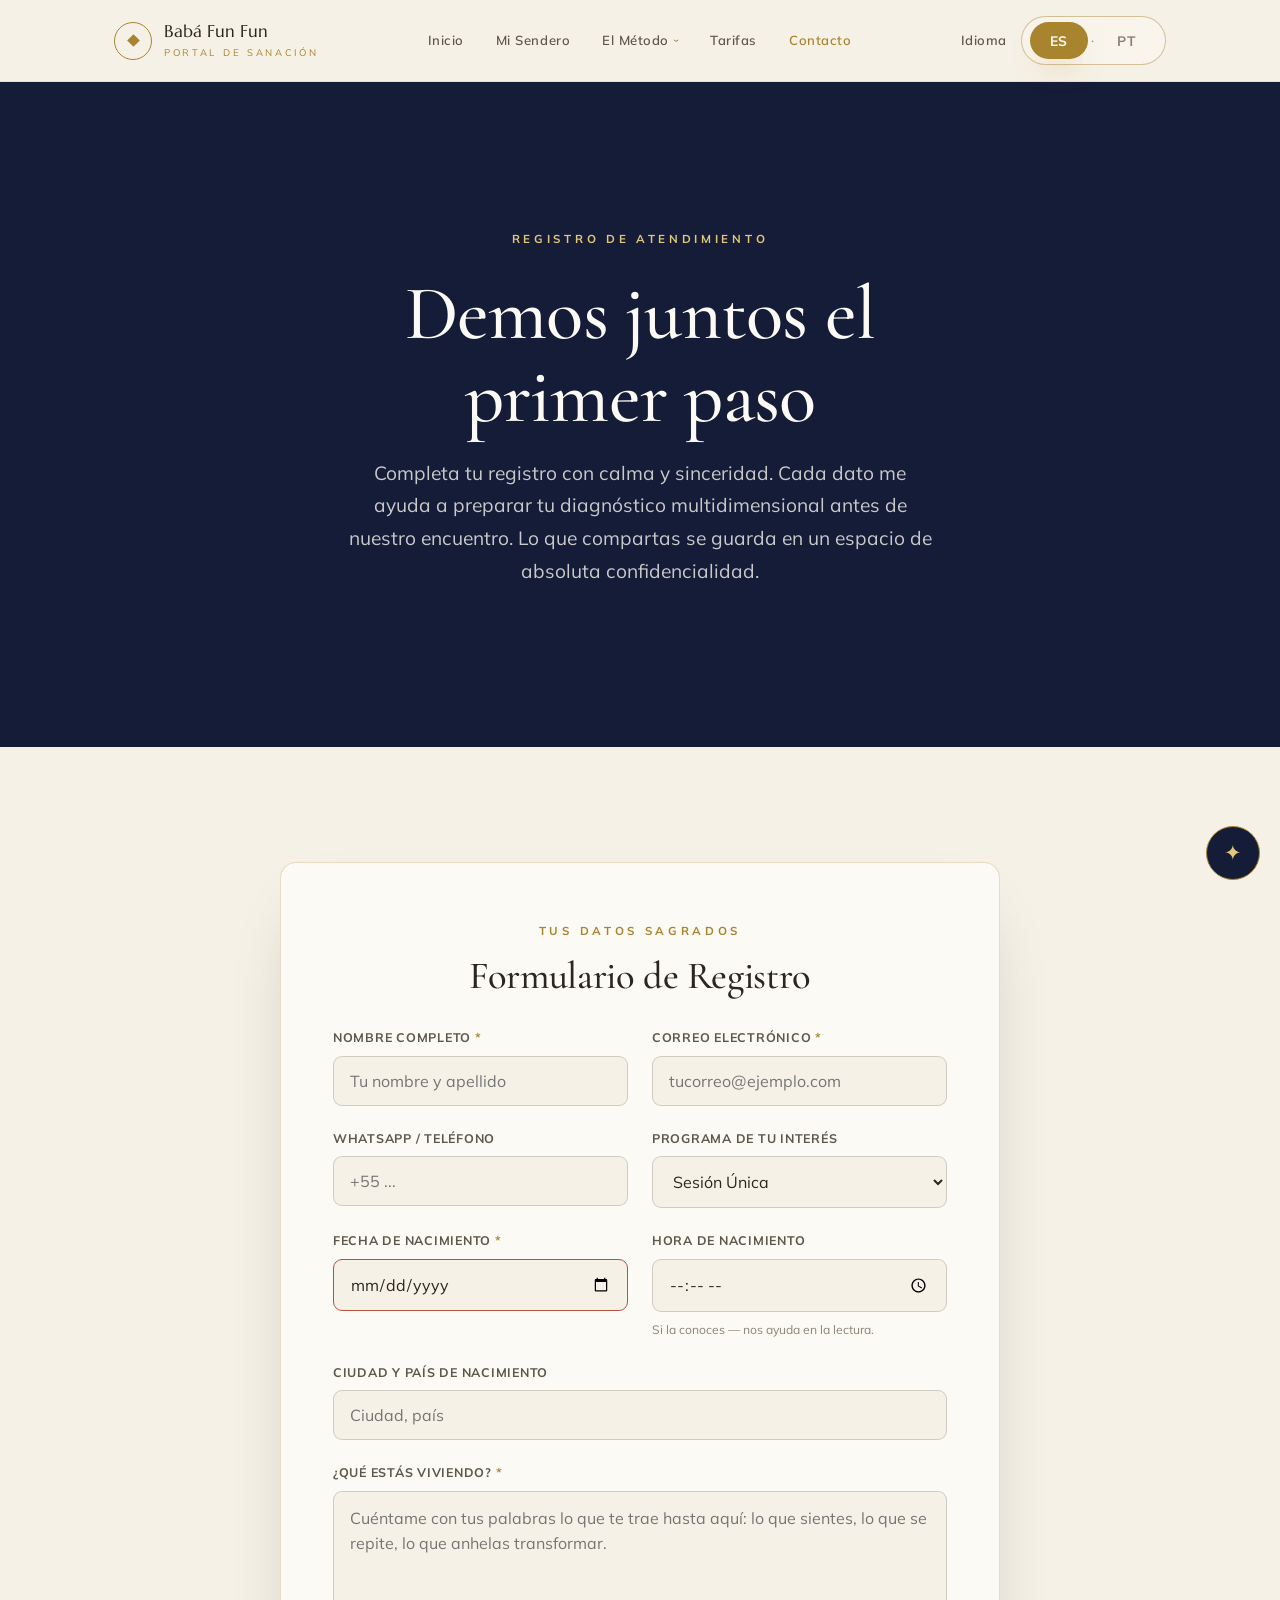
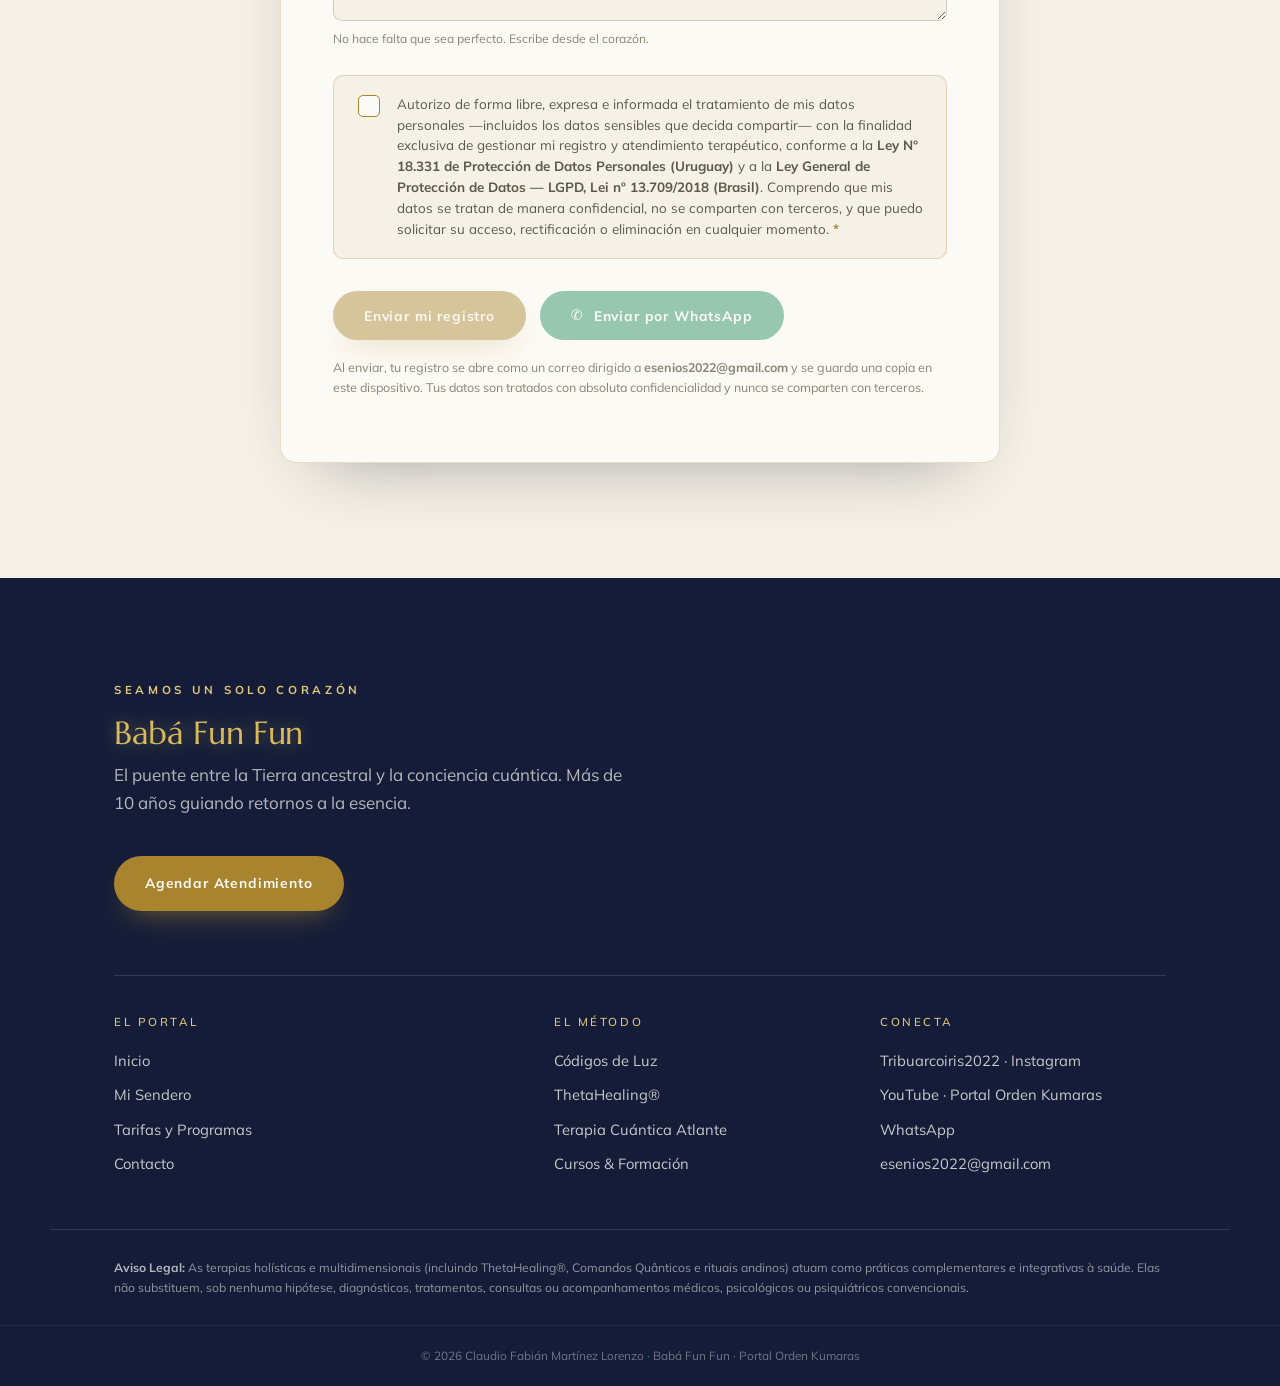
<file: agendar.html>
<!DOCTYPE html>
<html lang="es">
<head>
<meta charset="UTF-8">
<meta name="viewport" content="width=device-width, initial-scale=1.0">
<title>Agendar · Registro de Atendimiento · Babá Fun Fun</title>
<meta name="description" content="Completa tu registro para iniciar tu proceso de sanación multidimensional. Tu información llega directamente al facilitador.">
<link rel="preconnect" href="https://fonts.googleapis.com">
<link rel="preconnect" href="https://fonts.gstatic.com" crossorigin>
<link href="https://fonts.googleapis.com/css2?family=Cormorant+Garamond:ital,wght@0,400;0,500;0,600;1,400;1,500&family=Marcellus&family=Mulish:wght@400;500;600;700&display=swap" rel="stylesheet">
<link rel="stylesheet" href="assets/styles.css">
</head>
<body data-page="contacto">

<!-- ============================ PAGE HERO ============================ -->
<section class="page-hero section-dark" data-screen-label="Agendar · Hero">
  <div class="wrap reveal" style="max-width:760px;">
    <span class="eyebrow on-dark">Registro de Atendimiento</span>
    <h1 class="display" style="margin-top:22px;">Demos juntos el primer paso</h1>
    <p class="lead" style="margin-top:18px;">Completa tu registro con calma y sinceridad. Cada dato me ayuda a preparar tu diagnóstico multidimensional antes de nuestro encuentro. Lo que compartas se guarda en un espacio de absoluta confidencialidad.</p>
  </div>
</section>

<!-- ============================ FORMULARIO ============================ -->
<section data-screen-label="Formulario">
  <div class="wrap">

    <div class="form-shell" id="formShell">
      <div class="center" style="margin-bottom:30px;">
        <span class="eyebrow">Tus datos sagrados</span>
        <h2 class="display" style="margin-top:12px;font-size:clamp(1.6rem,3vw,2.4rem);">Formulario de Registro</h2>
      </div>

      <form id="registroForm" novalidate>
        <div class="form-grid">
          <div class="field">
            <label for="nombre">Nombre completo <span class="req">*</span></label>
            <input type="text" id="nombre" name="nombre" placeholder="Tu nombre y apellido" required>
          </div>
          <div class="field">
            <label for="email">Correo electrónico <span class="req">*</span></label>
            <input type="email" id="email" name="email" placeholder="tucorreo@ejemplo.com" required>
          </div>
          <div class="field">
            <label for="telefono">WhatsApp / Teléfono</label>
            <input type="tel" id="telefono" name="telefono" placeholder="+55 ...">
          </div>
          <div class="field">
            <label for="programa">Programa de tu interés</label>
            <select id="programa" name="programa">
              <option>Sesión Única</option>
              <option>Jornada de 8</option>
              <option>Renacimiento de 12</option>
              <option>Aún no lo sé · oriéntame</option>
            </select>
          </div>
          <div class="field">
            <label for="nacimiento">Fecha de nacimiento <span class="req">*</span></label>
            <input type="date" id="nacimiento" name="nacimiento" required>
          </div>
          <div class="field">
            <label for="hora">Hora de nacimiento</label>
            <input type="time" id="hora" name="hora">
            <span class="hint">Si la conoces — nos ayuda en la lectura.</span>
          </div>
          <div class="field full">
            <label for="lugar">Ciudad y país de nacimiento</label>
            <input type="text" id="lugar" name="lugar" placeholder="Ciudad, país">
          </div>
          <div class="field full">
            <label for="descripcion">¿Qué estás viviendo? <span class="req">*</span></label>
            <textarea id="descripcion" name="descripcion" placeholder="Cuéntame con tus palabras lo que te trae hasta aquí: lo que sientes, lo que se repite, lo que anhelas transformar." required></textarea>
            <span class="hint">No hace falta que sea perfecto. Escribe desde el corazón.</span>
          </div>

          <div class="consent">
            <input type="checkbox" id="consent" name="consent" required>
            <label for="consent">Autorizo de forma libre, expresa e informada el tratamiento de mis datos personales —incluidos los datos sensibles que decida compartir— con la finalidad exclusiva de gestionar mi registro y atendimiento terapéutico, conforme a la <strong>Ley N° 18.331 de Protección de Datos Personales (Uruguay)</strong> y a la <strong>Ley General de Protección de Datos — LGPD, Lei nº 13.709/2018 (Brasil)</strong>. Comprendo que mis datos se tratan de manera confidencial, no se comparten con terceros, y que puedo solicitar su acceso, rectificación o eliminación en cualquier momento. <span class="req">*</span></label>
          </div>
        </div>

        <div class="form-actions">
          <button type="submit" class="btn btn-primary is-disabled" id="submitBtn" aria-disabled="true">Enviar mi registro</button>
          <button type="button" class="btn btn-wa is-disabled" id="waBtn" aria-disabled="true">Enviar por WhatsApp</button>
        </div>
        <p class="form-privacy">Al enviar, tu registro se abre como un correo dirigido a <strong>esenios2022@gmail.com</strong> y se guarda una copia en este dispositivo. Tus datos son tratados con absoluta confidencialidad y nunca se comparten con terceros.</p>
      </form>
    </div>

    <!-- Confirmación -->
    <div class="form-shell form-done" id="formDone">
      <span class="diamond"></span>
      <h2 class="display" style="font-size:clamp(1.8rem,3.5vw,2.8rem);">Tu registro está en camino 🙏</h2>
      <p class="lead" style="margin:20px auto 0;max-width:48ch;">Gracias por tu confianza. Se abrió tu correo con todos los datos listos para enviar — solo confírmalo desde tu app de correo. Pronto me pondré en contacto contigo para coordinar tu sesión.</p>
      <div style="display:flex;gap:14px;flex-wrap:wrap;justify-content:center;margin-top:32px;">
        <a class="btn btn-primary" href="index.html">Volver al inicio</a>
      </div>
    </div>

  </div>
</section>

<script src="assets/site.js"></script>
<script>
(function () {
  /* ════════════════════════════════════════════════════════════════
     BASE DE DATOS · CONEXIÓN DEL FORMULARIO
     ----------------------------------------------------------------
     Elige UNA opción y completa sus datos. El formulario usa la
     (function () {
       // CONFIGURACIÓN DE SUPABASE
         const SUPABASE_URL = 'https://udtenqjlofjduuwffjja.supabase.co';
           const SUPABASE_KEY = 'sb_publishable_JpIAa1iXYAyOVMLBlpBp6w_D8BaSKer';
             const SUPABASE_TABLE = 'testimonios';

               // Datos del formulario que se enviarán a Supabase
                 async function guardarTestimonioEnSupabase(formData) {
                     try {
                           const response = await fetch(`${SUPABASE_URL}/rest/v1/${SUPABASE_TABLE}`, {
                                   method: 'POST',
                                           headers: {
                                                     'Content-Type': 'application/json',
                                                               'apikey': SUPABASE_KEY,
                                                                         'Authorization': `Bearer ${SUPABASE_KEY}`
                                                                                 },
                                                                                         body: JSON.stringify({
                                                                                                   nombre: formData.nombre,
                                                                                                             mensaje: formData.descripcion,
                                                                                                                       videoUrl: ''
                                                                                                                               })
                                                                                                                                     });
                                                                                                                                     
                                                                                                                                           if (response.ok) {
                                                                                                                                                   console.log('Testimonio guardado exitosamente en Supabase');
                                                                                                                                                           return true;
                                                                                                                                                                 } else {
                                                                                                                                                                         console.error('Error al guardar en Supabase:', response.statusText);
                                                                                                                                                                                 return false;
                                                                                                                                                                                       }
                                                                                                                                                                                           } catch (error) {
                                                                                                                                                                                                 console.error('Error conectando a Supabase:', error);
                                                                                                                                                                                                       return false;
                                                                                                                                                                                                           }
                                                                                                                                                                                                             }
                                                                                                                                                                                                             
                                                                                                                                                                                                               // Capturar el formulario
                                                                                                                                                                                                                 const form = document.getElementById('registroForm');
                                                                                                                                                                                                                   if (form) {
                                                                                                                                                                                                                       form.addEventListener('submit', async function(e) {
                                                                                                                                                                                                                             e.preventDefault();
                                                                                                                                                                                                                             
                                                                                                                                                                                                                                   const formData = {
                                                                                                                                                                                                                                           nombre: document.getElementById('nombre').value,
                                                                                                                                                                                                                                                   correo: document.getElementById('correo').value,
                                                                                                                                                                                                                                                           descripcion: document.getElementById('descripcion').value,
                                                                                                                                                                                                                                                                   telefono: document.getElementById('telefono').value || '',
                                                                                                                                                                                                                                                                           programa: document.getElementById('programa').value || '',
                                                                                                                                                                                                                                                                                   nacimiento: document.getElementById('nacimiento').value || '',
                                                                                                                                                                                                                                                                                           hora: document.getElementById('hora').value || '',
                                                                                                                                                                                                                                                                                                   lugar: document.getElementById('lugar').value || ''
                                                                                                                                                                                                                                                                                                         };
                                                                                                                                                                                                                                                                                                         
                                                                                                                                                                                                                                                                                                               // Guardar en Supabase
                                                                                                                                                                                                                                                                                                                     const guardadoEnBaseDatos = await guardarTestimonioEnSupabase(formData);
                                                                                                                                                                                                                                                                                                                     
                                                                                                                                                                                                                                                                                                                           if (guardadoEnBaseDatos) {
                                                                                                                                                                                                                                                                                                                                   // Mostrar mensaje de éxito
                                                                                                                                                                                                                                                                                                                                           document.getElementById('formShell').style.display = 'none';
                                                                                                                                                                                                                                                                                                                                                   document.getElementById('formDone').style.display = 'block';
                                                                                                                                                                                                                                                                                                                                                         }
                                                                                                                                                                                                                                                                                                                                                             });
                                                                                                                                                                                                                                                                                                                                                               }
                                                                                                                                                                                                                                                                                                                                                               })();
                                                                                                                                                                                                                                                                                                                                                               
     primera que esté configurada; si ninguna lo está, abre el correo.

     ── OPCIÓN A · SUPABASE (recomendada) ──────────────────────────
     1. Crea un proyecto gratis en https://supabase.com
     2. Crea una tabla (p.ej. "registros") con columnas de texto:
        nombre, email, telefono, programa, nacimiento, hora,
        lugar, descripcion, creado_en
     3. En Project Settings → API copia la URL y la "anon public key".
     4. Crea una policy de INSERT para el rol anon (RLS).
     5. Pega los tres valores aquí:
     ── OPCIÓN B · WEBHOOK (Make.com / Google Sheets / Zapier) ──────
     1. Crea un escenario con un webhook que reciba JSON.
     2. Pega la URL del webhook en WEBHOOK_URL.
     ── OPCIÓN C · FORMSPREE ───────────────────────────────────────
     1. Crea un form en https://formspree.io y pega su código.
     ════════════════════════════════════════════════════════════════ */
  const SUPABASE_URL   = "";   // p.ej. "https://xxxx.supabase.co"
  const SUPABASE_KEY   = "";   // anon public key
  const SUPABASE_TABLE = "registros";
  const WEBHOOK_URL    = "";   // Make.com / Google Apps Script / Zapier
  const FORM_ENDPOINT  = "";   // código de Formspree (sin la URL)

  const MAIL = "esenios2022@gmail.com";
  const WA_NUMBER = "59893422022";
  const form = document.getElementById("registroForm");
  const shell = document.getElementById("formShell");
  const done = document.getElementById("formDone");
  const consent = document.getElementById("consent");
  const submitBtn = document.getElementById("submitBtn");
  const waBtn = document.getElementById("waBtn");

  // Los botones de envío solo se habilitan con el consentimiento marcado.
  function syncGate() {
    [submitBtn, waBtn].forEach(b => {
      b.classList.toggle("is-disabled", !consent.checked);
      b.setAttribute("aria-disabled", String(!consent.checked));
    });
  }
  consent.addEventListener("change", syncGate);
  syncGate();

  // Botón de WhatsApp: abre un chat con el facilitador, con el registro ya escrito.
  waBtn.addEventListener("click", function () {
    if (!valid()) return;
    const d = gather();
    saveLocal(d);
    const msg = "\u2728 Nuevo registro desde la web\n\n" + buildText(d);
    window.open("https://wa.me/" + WA_NUMBER + "?text=" + encodeURIComponent(msg), "_blank");
    showDone();
  });

  // Pre-seleccionar programa desde el query (?programa=...)
  const params = new URLSearchParams(location.search);
  const pre = params.get("programa");
  if (pre) {
    const sel = document.getElementById("programa");
    [...sel.options].forEach(o => { if (o.value === pre) sel.value = pre; });
  }

  // Sanitización básica: quita < > para prevenir inyección de HTML/scripts
  // y recorta longitudes razonables.
  function clean(v, max) {
    return String(v == null ? "" : v).replace(/[<>]/g, "").trim().slice(0, max || 500);
  }

  function gather() {
    return {
      nombre: clean(nombre.value, 120),
      email: clean(email.value, 160),
      telefono: clean(telefono.value, 40),
      programa: clean(programa.value, 80),
      nacimiento: clean(nacimiento.value, 20),
      hora: clean(hora.value, 12),
      lugar: clean(lugar.value, 120),
      descripcion: clean(descripcion.value, 2000),
      creado_en: new Date().toISOString()
    };
  }

  function buildText(d) {
    return [
      "NUEVO REGISTRO DE ATENDIMIENTO",
      "—————————————————————",
      "Nombre: " + d.nombre,
      "Correo: " + d.email,
      "WhatsApp/Tel: " + (d.telefono || "—"),
      "Interés / Programa: " + d.programa,
      "Fecha de nacimiento: " + (d.nacimiento || "—"),
      "Hora de nacimiento: " + (d.hora || "—"),
      "Lugar de nacimiento: " + (d.lugar || "—"),
      "",
      "¿Qué está viviendo?",
      d.descripcion
    ].join("\n");
  }

  function saveLocal(d) {
    try {
      const key = "bff-registros";
      const arr = JSON.parse(localStorage.getItem(key) || "[]");
      arr.push(d);
      localStorage.setItem(key, JSON.stringify(arr));
    } catch (e) {}
  }

  function valid() {
    const required = ["nombre", "email", "descripcion"];
    let ok = true;
    required.forEach(id => {
      const el = document.getElementById(id);
      if (!el.value.trim()) { el.style.borderColor = "#b4543f"; ok = false; }
      else { el.style.borderColor = ""; }
    });
    if (email.value && !/^[^@\s]+@[^@\s]+\.[^@\s]+$/.test(email.value)) { email.style.borderColor = "#b4543f"; ok = false; }
    if (!consent.checked) { ok = false; }
    return ok;
  }

  function showDone() {
    shell.classList.add("hide");
    done.classList.add("show");
    window.scrollTo({ top: 0, behavior: "smooth" });
  }

  function mailFallback(d) {
    window.location.href = "mailto:" + MAIL +
      "?subject=" + encodeURIComponent("Registro de Atendimiento — " + d.nombre) +
      "&body=" + encodeURIComponent(buildText(d));
    showDone();
  }

  // Envía a la base de datos configurada. Devuelve una Promise.
  function sendToBackend(d) {
    if (SUPABASE_URL && SUPABASE_KEY) {
      return fetch(SUPABASE_URL.replace(/\/$/, "") + "/rest/v1/" + SUPABASE_TABLE, {
        method: "POST",
        headers: {
          "Content-Type": "application/json",
          "apikey": SUPABASE_KEY,
          "Authorization": "Bearer " + SUPABASE_KEY,
          "Prefer": "return=minimal"
        },
        body: JSON.stringify(d)
      }).then(r => { if (!r.ok) throw new Error("supabase"); });
    }
    if (WEBHOOK_URL) {
      return fetch(WEBHOOK_URL, {
        method: "POST",
        headers: { "Content-Type": "application/json" },
        body: JSON.stringify(d)
      }).then(r => { if (!r.ok) throw new Error("webhook"); });
    }
    if (FORM_ENDPOINT) {
      const fd = new FormData();
      Object.entries(d).forEach(([k, v]) => fd.append(k, v));
      return fetch("https://formspree.io/f/" + FORM_ENDPOINT, {
        method: "POST", headers: { "Accept": "application/json" }, body: fd
      }).then(r => { if (!r.ok) throw new Error("formspree"); });
    }
    return null; // ninguna base configurada
  }

  form.addEventListener("submit", function (e) {
    e.preventDefault();
    if (!valid()) return;
    const d = gather();
    saveLocal(d);

    const req = sendToBackend(d);
    if (!req) { mailFallback(d); return; }

    submitBtn.classList.add("is-disabled");
    submitBtn.textContent = "Enviando…";
    req
      .then(() => showDone())
      .catch(() => mailFallback(d))
      .finally(() => {
        submitBtn.classList.remove("is-disabled");
        submitBtn.textContent = "Enviar mi registro";
      });
  });
})();
</script>
<style id="__om-edit-overrides"></style>
</body>
</html>
</file>
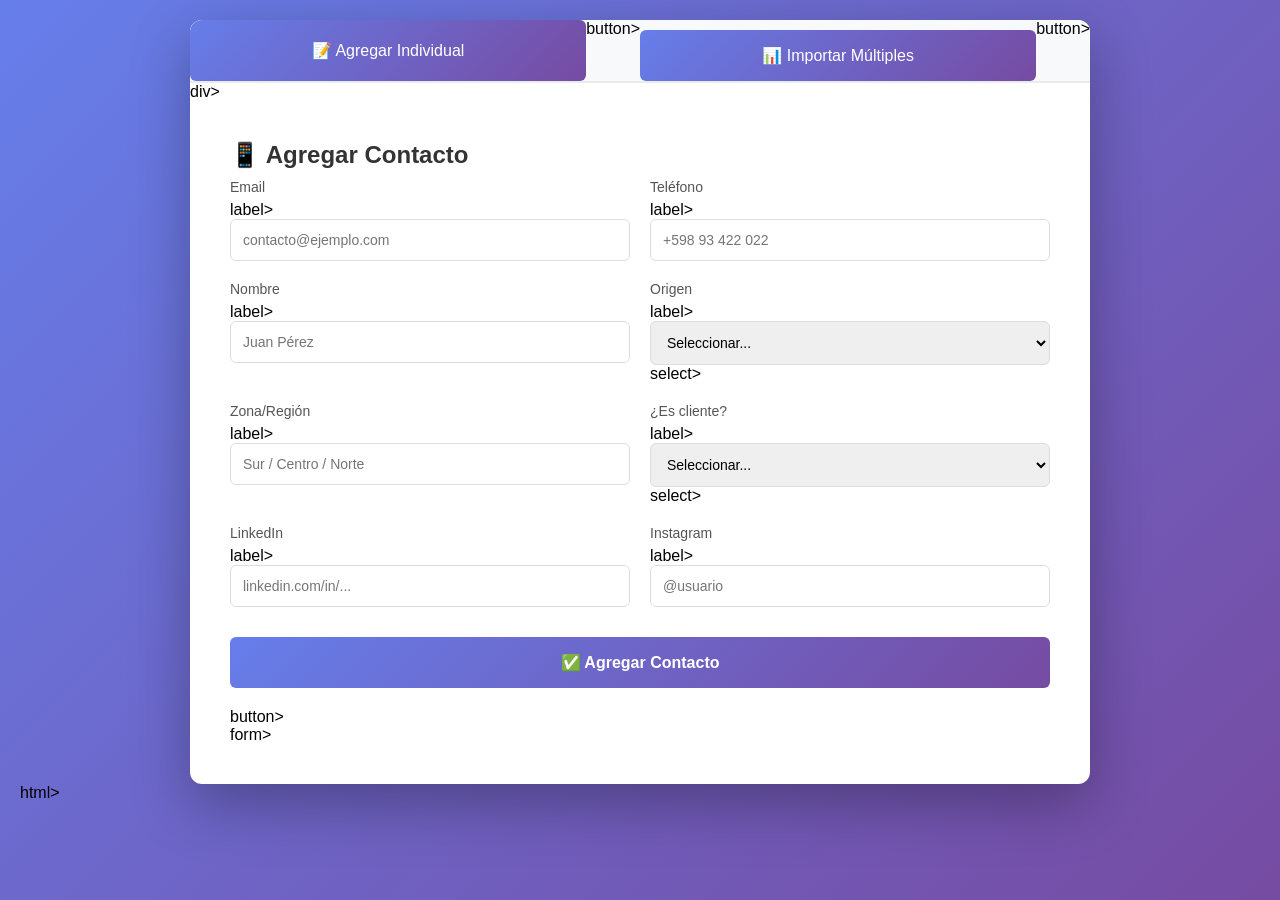
<file: agregar-contactos.html>
<!DOCTYPE html>
<html lang="es">
  <head>
        <meta charset="UTF-8">
        <meta name="viewport" content="width=device-width, initial-scale=1.0">
        <title>Agregar Contactos - Babá Fun Fun</title>
      <style>
                * { margin: 0; padding: 0; box-sizing: border-box; }
                body {
                              font-family: 'Segoe UI', Tahoma, Geneva, Verdana, sans-serif;
                              background: linear-gradient(135deg, #667eea 0%, #764ba2 100%);
                              min-height: 100vh; padding: 20px;
                }
                .container {
                              max-width: 900px; margin: 0 auto; background: white;
                              border-radius: 12px; box-shadow: 0 20px 60px rgba(0, 0, 0, 0.3); overflow: hidden;
                }
                .tabs { display: flex; background: #f8f9fa; border-bottom: 2px solid #e9ecef; }
                .tab-btn {
                              flex: 1; padding: 16px; border: none; background: transparent; cursor: pointer;
                              font-size: 16px; font-weight: 500; color: #666; transition: all 0.3s ease;
                              display: flex; align-items: center; justify-content: center; gap: 8px;
                }
                .tab-btn:hover { background: #e9ecef; color: #333; }
                .tab-btn.active { background: linear-gradient(135deg, #667eea 0%, #764ba2 100%); color: white; }
                .tab-content { display: none; padding: 40px; min-height: 500px; }
                .tab-content.active { display: block; animation: fadeIn 0.3s ease; }
                @keyframes fadeIn { from { opacity: 0; } to { opacity: 1; } }
                form { display: flex; flex-direction: column; gap: 20px; }
                h2 { color: #333; margin-bottom: 10px; font-size: 24px; }
                .form-group { display: grid; grid-template-columns: 1fr 1fr; gap: 20px; }
                .form-group.full { grid-column: 1 / -1; }
                label { display: block; margin-bottom: 6px; color: #555; font-weight: 500; font-size: 14px; }
                input[type="email"], input[type="tel"], input[type="text"], select, textarea {
                              width: 100%; padding: 12px; border: 1px solid #ddd; border-radius: 6px;
                              font-family: inherit; font-size: 14px; transition: all 0.3s ease;
                }
                input:focus, select:focus, textarea:focus {
                              outline: none; border-color: #667eea; box-shadow: 0 0 0 3px rgba(102, 126, 234, 0.1);
                }
                textarea { resize: vertical; min-height: 200px; font-family: 'Courier New', monospace; font-size: 13px; }
                button {
                              padding: 14px 24px; border: none; border-radius: 6px; font-size: 16px;
                              font-weight: 600; cursor: pointer; transition: all 0.3s ease;
                }
                button[type="submit"], button[onclick*="import"] {
                              background: linear-gradient(135deg, #667eea 0%, #764ba2 100%); color: white;
                              width: 100%; padding: 16px; margin-top: 10px;
                }
                button[type="submit"]:hover, button[onclick*="import"]:hover {
                              transform: translateY(-2px); box-shadow: 0 10px 20px rgba(102, 126, 234, 0.3);
                }
                .message { padding: 12px 16px; border-radius: 6px; margin-top: 16px; display: none; font-weight: 500; }
                .message.success { background: #d4edda; color: #155724; border: 1px solid #c3e6cb; display: block; }
                .message.error { background: #f8d7da; color: #721c24; border: 1px solid #f5c6cb; display: block; }
                .contacts-list { display: none; }
                .contacts-list.active { display: block; }
                table { width: 100%; border-collapse: collapse; margin-top: 20px; }
                th, td { padding: 12px; text-align: left; border-bottom: 1px solid #ddd; }
                th { background: #f8f9fa; font-weight: 600; color: #333; }
                tr:hover { background: #f8f9fa; }
                .help-text { font-size: 13px; color: #999; margin-top: 4px; }
            </style>
  </head>
  <body>
        <div class="container">
                  <div class="tabs">
                                <button class="tab-btn active" onclick="showTab('form')">📝 Agregar Individual</button>button>
                                <button class="tab-btn" onclick="showTab('import')">📊 Importar Múltiples</button>button>
                  </div>div>
                  <div id="form" class="tab-content active">
                                <h2>📱 Agregar Contacto</h2>
                              <form id="contactForm">
                                              <div class="form-group">
                                                                  <div><label for="email">Email</label>label>
                                                                                      <input type="email" id="email" placeholder="contacto@ejemplo.com"></div>
                                                                  <div><label for="phone">Teléfono</label>label>
                                                                                      <input type="tel" id="phone" placeholder="+598 93 422 022"></div>
                                              </div>
                                  <div class="form-group">
                                                        <div><label for="nombre">Nombre</label>label>
                                                                              <input type="text" id="nombre" placeholder="Juan Pérez"></div>
                                                        <div><label for="origen">Origen</label>label>
                                                                              <select id="origen">
                                                                                                        <option value="">Seleccionar...</option>option>
                                                                                                        <option value="Terapeuta">Terapeuta</option>option>
                                                                                                        <option value="Movimiento Rainbow">Movimiento Rainbow</option>option>
                                                                                                        <option value="Viaje">Viaje</option>option>
                                                                                                        <option value="Grupo">Grupo</option>option>
                                                                                                        <option value="Amigo">Amigo/a</option>option>
                                                                                                        <option value="Otro">Otro</option>option>
                                                                                </select>select></div>
                                  </div>
                                                <div class="form-group">
                                                                      <div><label for="zona">Zona/Región</label>label>
                                                                                            <input type="text" id="zona" placeholder="Sur / Centro / Norte"></div>
                                                                      <div><label for="esCliente">¿Es cliente?</label>label>
                                                                                            <select id="esCliente">
                                                                                                                      <option value="">Seleccionar...</option>option>
                                                                                                                      <option value="Sí">Sí</option>option>
                                                                                                                      <option value="No">No</option>option>
                                                                                              </select>select></div>
                                                </div>
                                                <div class="form-group">
                                                                      <div><label for="linkedin">LinkedIn</label>label>
                                                                                            <input type="text" id="linkedin" placeholder="linkedin.com/in/..."></div>
                                                                      <div><label for="instagram">Instagram</label>label>
                                                                                            <input type="text" id="instagram" placeholder="@usuario"></div>
                                                </div>
                                                <button type="submit">✅ Agregar Contacto</button>button>
                              </form>form>
                                <div id="formMessage" class="message"></div>
                  </div>
                  <div id="import" class="tab-content">
                                <h2>📊 Importar Múltiples Contactos</h2>
                              <p>Pega los contactos en este formato (copiar desde Excel):</p>
                              <p class="help-text">email | teléfono | nombre | origen | zona | esCliente | linkedin | instagram</p>
                              <textarea id="importData" placeholder="email@ejemplo.com | +598 93 422 022 | Juan | Terapeuta | Sur | Sí | linkedin.com/in/juan | @juan"></textarea>
                              <button onclick="importContacts()">📥 Importar Contactos</button>button>
                              <div id="importMessage" class="message"></div>
                  </div>
                <div id="contactsListContainer" class="contacts-list">
                            <h2>📋 Contactos agregados</h2>
                            <div id="contactsList"></div>
                </div>
        </div>
      <script>
                const SUPABASE_URL = 'https://udtenqjlofjduuwffjja.supabase.co';
                const SUPABASE_KEY = 'sb_publishable_JpIAa1iXYAyOVMLBlpBp6w_D8BaSKer';
                const SUPABASE_TABLE = 'contactos';
                function showTab(tabName) {
                              document.querySelectorAll('.tab-content').forEach(t => t.classList.remove('active'));
                              document.querySelectorAll('.tab-btn').forEach(b => b.classList.remove('active'));
                              document.gehtElementById(tabName).classList.add('active');
                              document.querySelector(`button[onclick="showTab('${tabName}')"]`).classList.add('active');
                }
                function showMessage(containerId, message, type) {
                              const container = document.getElementById(containerId);
                              container.textContent = message;
                              container.className = 'message ' + type;
                              container.style.display = 'block';
                              setTimeout(() => { container.style.display = 'none'; }, 5000);
                }
                async function emailExists(email) {
                              if (!email) return false;
                              try {
                                                const response = await fetch(`${SUPABASE_URL}/rest/v1/${SUPABASE_TABLE}?email=eq.${encodeURIComponent(email)}&limit=1`, {
                                                                      method: 'GET',
                                                                      headers: { 'apikey': SUPABASE_KEY, 'Content-Type': 'application/json' }
                                                });
                                                const data = await response.json();
                                                return data.length > 0;
                              } catch (e) {
                                                console.error('Error checking email:', e);
                                                return false;
                              }
                }
                async function phoneExists(phone) {
                              if (!phone) return false;
                              try {
                                                const response = await fetch(`${SUPABASE_URL}/rest/v1/${SUPABASE_TABLE}?telefono=eq.${encodeURIComponent(phone)}&limit=1`, {
                                                                      method: 'GET',
                                                                      headers: { 'apikey': SUPABASE_KEY, 'Content-Type': 'application/json' }
                                                });
                                                const data = await response.json();
                                                return data.length > 0;
                              } catch (e) {
                                                console.error('Error checking phone:', e);
                                                return false;
                              }
                }
                async function saveContact(contactData) {
                              try {
                                                const response = await fetch(`${SUPABASE_URL}/rest/v1/${SUPABASE_TABLE}`, {
                                                                      method: 'POST',
                                                                      headers: { 'Content-Type': 'application/json', 'apikey': SUPABASE_KEY },
                                                                      body: JSON.stringify(contactData)
                                                });
                                                if (response.ok) { return { success: true }; }
                                                else {
                                                                      const error = await response.json();
                                                                      return { success: false, error: error.message || 'Error desconocido' };
                                                }
                              } catch (e) {
                                                return { success: false, error: e.message };
                              }
                }
                async function importContacts() {
                              const textarea = document.getElementById('importData');
                              const text = textarea.value.trim();
                              if (!text) {
                                                showMessage('importMessage', 'Por favor pega los contactos a importar', 'error');
                                                return;
                              }
                              const lines = text.split('\n').filter(line => line.trim().length > 0);
                              let imported = 0;
                              let errors = 0;
                              const errorMessages = [];
                              showMessage('importMessage', `Importando ${lines.length} contactos...`, 'success');
                              for (let i = 0; i < lines.length; i++) {
                                                const parts = lines[i].split('|').map(p => p.trim());
                                                const contactData = {
                                                                      email: parts[0] || null,
                                                                      telefono: parts[1] || null,
                                                                      nombre: parts[2] || null,
                                                                      origen: parts[3] || null,
                                                                      zona: parts[4] || null,
                                                                      es_cliente: parts[5] || null,
                                                                      linkedin: parts[6] || null,
                                                                      instagram: parts[7] || null
                                                };
                                                if (contactData.email || contactData.telefono) {
                                                                      if (contactData.email && await emailExists(contactData.email)) {
                                                                                                errorMessages.push(`Línea ${i + 1}: Email duplicado: ${contactData.email}`);
                                                                                                errors++;
                                                                                                continue;
                                                                      }
                                                                      if (contactData.telefono && await phoneExists(contactData.telefono)) {
                                                                                                errorMessages.push(`Línea ${i + 1}: Teléfono duplicado: ${contactData.telefono}`);
                                                                                                errors++;
                                                                                                continue;
                                                                      }
                                                }
                                                const result = await saveContact(contactData);
                                                if (result.success) { imported++; }
                                                else {
                                                                      errorMessages.push(`Línea ${i + 1}: ${result.error}`);
                                                                      errors++;
                                                }
                              }
                              let finalMessage = `Importados: ${imported} | Errores: ${errors}`;
                              if (errorMessages.length > 0 && errorMessages.length <= 5) {
                                                finalMessage += '\n' + errorMessages.join('\n');
                              }
                              showMessage('importMessage', finalMessage, errors === 0 ? 'success' : 'error');
                              if (imported > 0) {
                                                textarea.value = '';
                                                loadContacts();
                              }
                }
                async function loadContacts() {
                              try {
                                                const response = await fetch(`${SUPABASE_URL}/rest/v1/${SUPABASE_TABLE}`, {
                                                                      method: 'GET',
                                                                      headers: { 'apikey': SUPABASE_KEY, 'Content-Type': 'application/json' }
                                                });
                                                const contacts = await response.json();
                                                const container = document.getElementById('contactsListContainer');
                                                const listDiv = document.getElementById('contactsList');
                                                if (contacts.length === 0) {
                                                                      listDiv.innerHTML = '<p>No hay contactos aún.</p>';
                                                } else {
                                                                      let html = '<table><thead><tr><th>Email</th><th>Teléfono</th><th>Nombre</th><th>Origen</th><th>Zona</th><th>Cliente</th><th>LinkedIn</th><th>Instagram</th></tr></thead><tbody>';
                                                                      contacts.forEach(c => {
                                                                                                html += `<tr><td>${c.email || '-'}</td><td>${c.telefono || '-'}</td><td>${c.nombre || '-'}</td><td>${c.origen || '-'}</td><td>${c.zona || '-'}</td><td>${c.es_cliente || '-'}</td><td>${c.linkedin || '-'}</td><td>${c.instagram || '-'}</td></tr>`;
                                                                      });
                                                                      html += '</tbody></table>';
                                                                      listDiv.innerHTML = html;
                                                }
                                                container.classList.add('active');
                              } catch (e) {
                                                console.error('Error loading contacts:', e);
                                                document.getElementById('contactsList').innerHTML = `<p style="color: red;">Error al cargar contactos: ${e.message}</p>`;
                              }
                }
                document.getElementById('contactForm').addEventListener('submit', async (e) => {
                              e.preventDefault();
                              const contactData = {
                                                email: document.getElementById('email').value || null,
                                                telefono: document.getElementById('phone').value || null,
                                                nombre: document.getElementById('nombre').value || null,
                                                origen: document.getElementById('origen').value || null,
                                                zona: document.getElementById('zona').value || null,
                                                es_cliente: document.getElementById('esCliente').value || null,
                                                linkedin: document.getElementById('linkedin').value || null,
                                                instagram: document.getElementById('instagram').value || null
                              };
                              const hasData = Object.values(contactData).some(v => v !== null);
                              if (!hasData) {
                                                showMessage('formMessage', 'Por favor completa al menos un campo', 'error');
                                                return;
                              }
                              if (contactData.email && await emailExists(contactData.email)) {
                                                showMessage('formMessage', 'Este email ya existe en la base de datos', 'error');
                                                return;
                              }
                              if (contactData.telefono && await phoneExists(contactData.telefono)) {
                                                showMessage('formMessage', 'Este teléfono ya existe en la base de datos', 'error');
                                                return;
                              }
                              const result = await saveContact(contactData);
                              if (result.success) {
                                                showMessage('formMessage', 'Contacto guardado correctamente', 'success');
                                                document.getElementById('contactForm').reset();
                                                loadContacts();
                              } else {
                                                showMessage('formMessage', 'Error al guardar: ' + result.error, 'error');
                              }
                });
                loadContacts();
      </script>
  </body>
</html>html>
      </script></p></h2>
                                  </div></div></h2>
  </body>
      </style></title>
  </head>
</file>
<file: assets/styles.css>
/* =====================================================================
   PORTAL BABÁ FUN FUN · Sistema de diseño
   Marfil · Oro (Obatalá) · Plata · Azul cobalto / Violeta cósmico
   ===================================================================== */

/* ---- Tokens ---- */
:root {
  /* Fondos marfil */
  --marfil:        #F6F1E6;
  --marfil-alt:    #EFE7D6;
  --ivory:         #FCFAF4;

  /* Tinta */
  --ink:           #2B2620;
  --ink-soft:      #5E574B;
  --ink-faint:     #8B8475;

  /* Oro · Obatalá */
  --oro:           #A9842F;
  --oro-bright:    #CDA64E;
  --oro-glow:      #E2C77A;

  /* Plata */
  --plata:         #9AA0A6;
  --plata-soft:    #C3C7CC;

  /* Azul cobalto / noche cósmica */
  --cobalto:       #243A7A;
  --noche:         #141C38;
  --noche-2:       #1C264A;
  --violeta:       #5B4A8A;

  /* Tipografías */
  --font-display: 'Cormorant Garamond', Georgia, serif;
  --font-sacred:  'Marcellus', Georgia, serif;
  --font-body:    'Mulish', system-ui, sans-serif;

  /* Métricas */
  --maxw: 1180px;
  --gut: clamp(20px, 5vw, 64px);
  --radius: 4px;
  --shadow-soft: 0 18px 50px -28px rgba(20,28,56,0.35);
  --shadow-card: 0 30px 70px -40px rgba(20,28,56,0.45);
}

/* ---- Reset ---- */
*, *::before, *::after { box-sizing: border-box; }
html { scroll-behavior: smooth; }
body {
  margin: 0;
  font-family: var(--font-body);
  color: var(--ink);
  background: var(--marfil);
  line-height: 1.65;
  font-size: 17px;
  -webkit-font-smoothing: antialiased;
  text-rendering: optimizeLegibility;
}
img { max-width: 100%; display: block; }
a { color: inherit; text-decoration: none; }
h1, h2, h3, h4 { margin: 0; font-weight: 500; line-height: 1.08; }

/* ---- Tipografía ---- */
.display {
  font-family: var(--font-display);
  font-weight: 500;
  letter-spacing: -0.01em;
}
.sacred { font-family: var(--font-sacred); }

h1.display { font-size: clamp(2.6rem, 6vw, 5rem); }
h2.display { font-size: clamp(2rem, 4.4vw, 3.4rem); }
h3.display { font-size: clamp(1.5rem, 2.6vw, 2.1rem); }

.eyebrow {
  font-family: var(--font-body);
  font-size: 0.72rem;
  font-weight: 700;
  letter-spacing: 0.32em;
  text-transform: uppercase;
  color: var(--oro);
}
.eyebrow.on-dark { color: var(--oro-glow); }

.lead {
  font-size: clamp(1.05rem, 1.5vw, 1.3rem);
  color: var(--ink-soft);
  line-height: 1.7;
  text-wrap: pretty;
}
p { text-wrap: pretty; }

.gold-name {
  font-family: var(--font-sacred);
  color: var(--oro-bright);
  text-shadow: 0 0 18px rgba(226,199,122,0.45);
}

/* ---- Layout ---- */
.wrap { max-width: var(--maxw); margin: 0 auto; padding-inline: var(--gut); }
section { padding-block: clamp(64px, 9vw, 128px); }
.section-dark { background: var(--noche); color: var(--ivory); }
.section-dark .lead { color: rgba(252,250,244,0.78); }
.section-alt { background: var(--marfil-alt); }

.center { text-align: center; }
.measure { max-width: 64ch; }
.measure-narrow { max-width: 50ch; }

/* Filete / divisores */
.rule {
  width: 64px; height: 1px;
  background: var(--oro);
  border: 0;
  margin: 28px 0;
}
.center .rule { margin-inline: auto; }
.diamond {
  width: 9px; height: 9px;
  background: var(--oro);
  transform: rotate(45deg);
  margin: 0 auto;
}

/* ---- Botones ---- */
.btn {
  display: inline-flex; align-items: center; gap: 10px;
  font-family: var(--font-body);
  font-weight: 700;
  font-size: 0.86rem;
  letter-spacing: 0.06em;
  padding: 15px 30px;
  border-radius: 999px;
  border: 1px solid transparent;
  cursor: pointer;
  transition: transform .25s ease, box-shadow .25s ease, background .25s ease, color .25s ease;
  white-space: nowrap;
}
.btn-primary {
  background: var(--oro);
  color: var(--ivory);
  box-shadow: 0 14px 30px -14px rgba(169,132,47,0.7);
}
.btn-primary:hover { background: var(--oro-bright); transform: translateY(-2px); }
.btn-ghost {
  background: transparent;
  color: var(--ink);
  border-color: rgba(43,38,32,0.28);
}
.btn-ghost:hover { border-color: var(--oro); color: var(--oro); }
.btn-wa { background: #1f8a5b; color: #fff; }
.btn-wa::before { content: "✆"; font-size: 1.05em; line-height: 1; }
.btn-wa:hover { background: #23a06a; transform: translateY(-2px); }
.on-dark .btn-ghost, .section-dark .btn-ghost { color: var(--ivory); border-color: rgba(252,250,244,0.4); }
.on-dark .btn-ghost:hover, .section-dark .btn-ghost:hover { color: var(--oro-glow); border-color: var(--oro-glow); }

/* ============================ HEADER ============================ */
.site-header {
  position: sticky; top: 0; z-index: 50;
  background: rgba(246,241,230,0.82);
  backdrop-filter: blur(14px);
  border-bottom: 1px solid rgba(169,132,47,0.18);
  transition: background .3s ease;
}
.nav {
  max-width: var(--maxw); margin: 0 auto;
  padding: 16px var(--gut);
  display: flex; align-items: center; justify-content: space-between;
  gap: 24px;
}
.brand { display: flex; align-items: center; gap: 12px; }
.brand-mark {
  width: 38px; height: 38px; flex: none;
  display: grid; place-items: center;
  border: 1px solid var(--oro);
  border-radius: 50%;
  position: relative;
}
.brand-mark::before {
  content: ""; position: absolute;
  width: 9px; height: 9px; background: var(--oro);
  transform: rotate(45deg);
}
.brand-text { line-height: 1.05; }
.brand-name { font-family: var(--font-sacred); font-size: 1.04rem; color: var(--ink); }
.brand-sub { font-size: 0.6rem; letter-spacing: 0.28em; text-transform: uppercase; color: var(--oro); }

.menu { display: flex; align-items: center; gap: 4px; list-style: none; margin: 0; padding: 0; }
.menu > li { position: relative; }
.menu a.navlink {
  display: block;
  font-size: 0.82rem; font-weight: 600; letter-spacing: 0.04em;
  padding: 10px 14px; border-radius: 999px;
  color: var(--ink-soft);
  transition: color .2s ease, background .2s ease;
}
.menu a.navlink:hover { color: var(--ink); }
.menu a.navlink.active { color: var(--oro); }
.menu .has-sub > .navlink::after {
  content: "›"; display: inline-block; margin-left: 6px;
  transform: rotate(90deg); font-size: 0.9em; color: var(--oro);
}

.submenu {
  position: absolute; top: 100%; left: 50%; transform: translateX(-50%) translateY(8px);
  min-width: 280px;
  background: var(--ivory);
  border: 1px solid rgba(169,132,47,0.2);
  border-radius: 12px;
  box-shadow: var(--shadow-card);
  padding: 10px;
  list-style: none; margin: 0;
  opacity: 0; visibility: hidden;
  transition: opacity .2s ease, transform .2s ease, visibility .2s;
}
.menu .has-sub:hover .submenu,
.menu .has-sub:focus-within .submenu { opacity: 1; visibility: visible; transform: translateX(-50%) translateY(6px); }
.submenu a {
  display: block; padding: 11px 14px; border-radius: 8px;
  transition: background .18s ease;
}
.submenu a:hover { background: var(--marfil-alt); }
.submenu .sm-title { font-family: var(--font-display); font-size: 1.12rem; color: var(--ink); }
.submenu .sm-desc { font-size: 0.78rem; color: var(--ink-faint); }

.nav-cta { display: flex; align-items: center; gap: 14px; }

/* Selector de idioma ES / PT */
.lang-label {
  font-size: 0.82rem; font-weight: 600; letter-spacing: 0.04em;
  color: var(--ink-soft);
}
.lang-switch {
  display: inline-flex; align-items: center; gap: 3px;
  border: 1px solid rgba(169,132,47,0.45);
  border-radius: 999px;
  padding: 5px 8px;
  background: rgba(252,250,244,0.5);
}
.lang-switch .lang-sep { color: var(--ink-faint); font-size: 0.82rem; }
.lang-opt {
  appearance: none; border: 0; cursor: pointer;
  background: transparent;
  font-family: var(--font-body);
  font-size: 0.86rem; font-weight: 700; letter-spacing: 0.06em;
  color: var(--ink-faint);
  padding: 10px 20px; border-radius: 999px;
  transition: color .2s ease, background .2s ease;
}
.lang-opt:hover { color: var(--ink); }
.lang-opt.is-active { color: var(--ivory); background: var(--oro); box-shadow: 0 14px 30px -14px rgba(169,132,47,0.7); }

/* Hamburguesa */
.nav-toggle {
  display: none; background: none; border: 0; cursor: pointer;
  width: 42px; height: 42px; padding: 0;
}
.nav-toggle span { display: block; width: 22px; height: 2px; background: var(--ink); margin: 5px auto; transition: .25s; }

@media (max-width: 940px) {
  .nav-toggle { display: block; }
  .menu, .nav-cta .btn { display: none; }
  .menu {
    position: absolute; top: 100%; left: 0; right: 0;
    flex-direction: column; align-items: stretch; gap: 2px;
    background: var(--ivory); padding: 16px var(--gut);
    border-bottom: 1px solid rgba(169,132,47,0.2);
    box-shadow: var(--shadow-soft);
  }
  body.nav-open .menu { display: flex; }
  .submenu {
    position: static; transform: none; opacity: 1; visibility: visible;
    box-shadow: none; border: 0; border-left: 2px solid var(--oro);
    border-radius: 0; min-width: 0; padding-left: 14px; margin-left: 8px;
  }
  .menu .has-sub > .navlink::after { display: none; }
}

/* ============================ FOOTER ============================ */
.site-footer { background: var(--noche); color: rgba(252,250,244,0.82); }
.footer-top { padding: clamp(56px, 8vw, 96px) var(--gut) 48px; max-width: var(--maxw); margin: 0 auto; }
.footer-news { max-width: 520px; }
.footer-news h3 { color: var(--ivory); }
.news-form { display: flex; gap: 10px; margin-top: 22px; flex-wrap: wrap; }
.news-form input {
  flex: 1; min-width: 200px;
  background: rgba(252,250,244,0.06);
  border: 1px solid rgba(252,250,244,0.2);
  border-radius: 999px; padding: 14px 20px;
  color: var(--ivory); font-family: var(--font-body); font-size: 0.9rem;
}
.news-form input::placeholder { color: rgba(252,250,244,0.5); }
.footer-grid {
  display: grid; grid-template-columns: 1.4fr 1fr 1fr; gap: 40px;
  margin-top: 64px; padding-top: 40px;
  border-top: 1px solid rgba(252,250,244,0.12);
}
.footer-grid h4 { font-family: var(--font-body); font-size: 0.72rem; letter-spacing: 0.22em; text-transform: uppercase; color: var(--oro-glow); margin-bottom: 16px; }
.footer-grid a { display: block; padding: 5px 0; color: rgba(252,250,244,0.78); font-size: 0.92rem; }
.footer-grid a:hover { color: var(--oro-glow); }
.disclaimer {
  border-top: 1px solid rgba(252,250,244,0.12);
  padding: 28px var(--gut);
  max-width: var(--maxw); margin: 0 auto;
}
.disclaimer p { font-size: 0.76rem; color: rgba(252,250,244,0.55); line-height: 1.6; margin: 0; }
.footer-base { text-align: center; padding: 20px; font-size: 0.74rem; color: rgba(252,250,244,0.4); border-top: 1px solid rgba(252,250,244,0.08); }

/* ============================ COMPONENTES ============================ */

/* Tarjeta de terapia */
.therapy-grid { display: grid; grid-template-columns: repeat(3, 1fr); gap: 28px; }
.therapy-card {
  background: var(--ivory);
  border: 1px solid rgba(169,132,47,0.22);
  border-radius: 10px;
  padding: 38px 32px;
  display: flex; flex-direction: column;
  transition: transform .3s ease, box-shadow .3s ease, border-color .3s ease;
}
.therapy-card:hover { transform: translateY(-6px); box-shadow: var(--shadow-card); border-color: var(--oro); }
.therapy-num { font-family: var(--font-display); font-size: 1.1rem; color: var(--oro); letter-spacing: 0.1em; }
.therapy-card h3 { margin: 14px 0 14px; }
.therapy-card p { color: var(--ink-soft); font-size: 0.96rem; flex: 1; }
.therapy-link { margin-top: 24px; font-weight: 700; font-size: 0.82rem; letter-spacing: 0.05em; color: var(--oro); display: inline-flex; gap: 8px; align-items: center; }
.therapy-card:hover .therapy-link { gap: 14px; }

/* Glifo de marca · 3 círculos entrelazados + rombo central + triple anillo exterior */
.glyph {
  width: 56px; height: 56px;
  background: var(--oro);
  -webkit-mask: url("data:image/svg+xml,%3Csvg%20xmlns='http://www.w3.org/2000/svg'%20viewBox='0%200%2064%2064'%3E%3Cg%20fill='none'%20stroke='%23000'%20stroke-width='0.7'%3E%3Ccircle%20cx='32'%20cy='32'%20r='31'/%3E%3Ccircle%20cx='32'%20cy='32'%20r='27'/%3E%3Ccircle%20cx='32'%20cy='32'%20r='23'/%3E%3Ccircle%20cx='32'%20cy='25'%20r='10'/%3E%3Ccircle%20cx='38.9'%20cy='36.5'%20r='10'/%3E%3Ccircle%20cx='25.1'%20cy='36.5'%20r='10'/%3E%3C/g%3E%3Crect%20x='30.75'%20y='30.75'%20width='2.5'%20height='2.5'%20transform='rotate(45%2032%2032)'%20fill='%23000'/%3E%3C/svg%3E") center / contain no-repeat;
  mask: url("data:image/svg+xml,%3Csvg%20xmlns='http://www.w3.org/2000/svg'%20viewBox='0%200%2064%2064'%3E%3Cg%20fill='none'%20stroke='%23000'%20stroke-width='0.7'%3E%3Ccircle%20cx='32'%20cy='32'%20r='31'/%3E%3Ccircle%20cx='32'%20cy='32'%20r='27'/%3E%3Ccircle%20cx='32'%20cy='32'%20r='23'/%3E%3Ccircle%20cx='32'%20cy='25'%20r='10'/%3E%3Ccircle%20cx='38.9'%20cy='36.5'%20r='10'/%3E%3Ccircle%20cx='25.1'%20cy='36.5'%20r='10'/%3E%3C/g%3E%3Crect%20x='30.75'%20y='30.75'%20width='2.5'%20height='2.5'%20transform='rotate(45%2032%2032)'%20fill='%23000'/%3E%3C/svg%3E") center / contain no-repeat;
}
.section-dark .glyph { background: var(--oro-glow); }

/* Bento de linajes */
.bento { display: grid; grid-template-columns: repeat(3, 1fr); gap: 22px; }
.section-dark .bento-4 { grid-template-columns: repeat(4, 1fr); gap: 18px; }
@media (max-width: 1024px) { .section-dark .bento-4 { grid-template-columns: repeat(2, 1fr); } }
@media (max-width: 560px) { .section-dark .bento-4 { grid-template-columns: 1fr; } }
.bento-4 .bento-card { padding: 28px 24px; }
.bento-4 .bento-card h4 { font-size: 1.3rem; }
.bento-card {
  background: var(--ivory);
  border: 1px solid rgba(169,132,47,0.25);
  border-radius: 12px; padding: 34px 30px;
  position: relative; overflow: hidden;
}
.section-dark .bento-card { background: rgba(252,250,244,0.04); border-color: rgba(226,199,122,0.25); }
.bento-card .glyph { margin-bottom: 22px; }
.bento-card h4 { font-family: var(--font-display); font-size: 1.5rem; color: var(--oro-bright); margin-bottom: 12px; }
.section-dark .bento-card h4 { color: var(--oro-glow); }
.bento-card p { font-size: 0.92rem; color: var(--ink-soft); margin: 0; }
.section-dark .bento-card p { color: rgba(252,250,244,0.72); }

/* Pricing */
.price-grid { display: grid; grid-template-columns: repeat(3, 1fr); gap: 24px; align-items: stretch; }
.price-card {
  background: var(--ivory);
  border: 1px solid rgba(169,132,47,0.25);
  border-radius: 14px; padding: 40px 32px;
  display: flex; flex-direction: column;
  position: relative;
}
.price-card.featured {
  background: var(--noche); color: var(--ivory);
  border-color: var(--oro); transform: scale(1.04);
  box-shadow: var(--shadow-card);
}
.price-tag-best {
  position: absolute; top: -13px; left: 50%; transform: translateX(-50%);
  background: var(--oro); color: var(--ivory);
  font-size: 0.66rem; font-weight: 700; letter-spacing: 0.18em; text-transform: uppercase;
  padding: 6px 16px; border-radius: 999px;
}
.price-name { font-family: var(--font-body); font-size: 0.74rem; font-weight: 700; letter-spacing: 0.2em; text-transform: uppercase; color: var(--oro); line-height: 1.4; min-height: 2.8em; display: flex; align-items: flex-start; }
.price-card.featured .price-name { color: var(--oro-glow); }
.price-kicker { font-family: var(--font-display); font-size: 1.3rem; color: var(--ink); margin-top: 6px; min-height: 2.3em; }
.price-card.featured .price-kicker { color: var(--ivory); }
.price-value { font-family: var(--font-display); font-size: 3.4rem; font-weight: 600; margin: 22px 0 0; line-height: 1; display: flex; align-items: baseline; gap: 7px; }
.price-value .cur { font-size: 1.25rem; font-weight: 500; color: var(--oro); margin: 0; }
.price-usd { font-size: 0.9rem; font-weight: 600; color: var(--ink-faint); letter-spacing: 0.03em; margin-top: 12px; }
.price-card.featured .price-usd { color: rgba(252,250,244,0.6); }
.pay-methods {
  max-width: 680px; margin: 48px auto 0; text-align: center;
}
.pay-methods .pay-row {
  display: flex; flex-wrap: wrap; gap: 10px; justify-content: center; margin-top: 16px;
}
.pay-chip {
  display: inline-flex; align-items: center; gap: 8px;
  border: 1px solid rgba(169,132,47,0.35);
  border-radius: 999px; padding: 9px 18px;
  font-size: 0.84rem; font-weight: 700; letter-spacing: 0.03em; color: var(--ink-soft);
  background: var(--ivory);
}
.pay-chip::before { content: "◆"; color: var(--oro); font-size: 0.7rem; }
.pay-note { font-size: 0.82rem; color: var(--ink-faint); margin-top: 18px; }
.price-meta { font-size: 0.82rem; color: var(--ink-faint); }
.price-card.featured .price-meta { color: rgba(252,250,244,0.6); }
.price-list { list-style: none; padding: 0; margin: 28px 0 30px; display: flex; flex-direction: column; gap: 13px; flex: 1; }
.price-list li { position: relative; padding-left: 26px; font-size: 0.92rem; color: var(--ink-soft); }
.price-card.featured .price-list li { color: rgba(252,250,244,0.82); }
.price-list li::before { content: "◆"; position: absolute; left: 0; top: 1px; color: var(--oro); font-size: 0.7rem; }

/* Testimonios */
.testi-grid { display: grid; grid-template-columns: repeat(3,1fr); gap: 26px; }
.testi-card { background: var(--ivory); border: 1px solid rgba(169,132,47,0.2); border-radius: 12px; padding: 36px 32px; }
.testi-quote { font-family: var(--font-display); font-size: 1.32rem; line-height: 1.45; color: var(--ink); font-style: italic; }
.testi-mark { font-family: var(--font-display); font-size: 3.5rem; color: var(--oro); line-height: 0.5; height: 24px; display: block; }
.testi-author { margin-top: 22px; font-weight: 700; font-size: 0.86rem; letter-spacing: 0.04em; }
.testi-detail { font-size: 0.8rem; color: var(--ink-faint); }

/* Proyectos & Colaboraciones */
.proj-grid { display: grid; grid-template-columns: repeat(2, 1fr); gap: 28px; }
.proj-card {
  display: flex; flex-direction: column;
  background: var(--ivory);
  border: 1px solid rgba(169,132,47,0.22);
  border-radius: 12px;
  padding: 32px;
  transition: transform .3s ease, box-shadow .3s ease, border-color .3s ease;
}
.proj-card:hover { transform: translateY(-5px); box-shadow: var(--shadow-card); border-color: var(--oro); }
.proj-logo {
  width: 100%; height: 150px;
  border-radius: 10px;
  margin-bottom: 24px;
}
.proj-card h3 { margin-bottom: 6px; }
.proj-tag { font-size: 0.72rem; font-weight: 700; letter-spacing: 0.18em; text-transform: uppercase; color: var(--oro); }
.proj-card p { color: var(--ink-soft); font-size: 0.95rem; margin: 12px 0 0; flex: 1; }
.proj-link { margin-top: 22px; font-weight: 700; font-size: 0.82rem; letter-spacing: 0.05em; color: var(--oro); display: inline-flex; gap: 8px; align-items: center; }
.proj-card:hover .proj-link { gap: 14px; }
@media (max-width: 760px) { .proj-grid { grid-template-columns: 1fr; } }

/* Foto / image-slots */
image-slot { background: var(--marfil-alt); box-shadow: var(--shadow-soft); }
.photo-note { font-family: ui-monospace, monospace; font-size: 0.7rem; letter-spacing: 0.05em; color: var(--ink-faint); margin-top: 10px; }

/* Bloque 50/50 */
.split { display: grid; grid-template-columns: 1fr 1fr; gap: clamp(32px, 6vw, 80px); align-items: center; }
.split.reverse > :first-child { order: 2; }

/* Pasos / proceso */
.steps { display: grid; grid-template-columns: repeat(4,1fr); gap: 24px; counter-reset: step; }
.step { position: relative; padding-top: 56px; }
.step::before {
  counter-increment: step; content: counter(step, decimal-leading-zero);
  position: absolute; top: 0; left: 0;
  font-family: var(--font-display); font-size: 2.4rem; color: var(--oro);
}
.step h4 { font-family: var(--font-display); font-size: 1.4rem; margin-bottom: 8px; }
.step p { font-size: 0.92rem; color: var(--ink-soft); margin: 0; }
.section-dark .step p { color: rgba(252,250,244,0.72); }

/* Estadística */
.stat-row { display: grid; grid-template-columns: repeat(3,1fr); gap: 30px; }
.stat { text-align: center; }
.stat .num { font-family: var(--font-display); font-size: clamp(2.6rem,5vw,4rem); color: var(--oro); line-height: 1; }
.stat .lbl { font-size: 0.82rem; letter-spacing: 0.08em; color: var(--ink-soft); margin-top: 10px; }
.section-dark .stat .num { color: var(--oro-glow); }
.section-dark .stat .lbl { color: rgba(252,250,244,0.7); }

/* Hero interior de subpáginas */
.page-hero { padding-block: clamp(80px, 11vw, 150px); text-align: center; position: relative; overflow: hidden; }
.page-hero .wrap { position: relative; z-index: 2; }

/* Listas con bullet de diamante */
.di-list { list-style: none; padding: 0; margin: 0; display: flex; flex-direction: column; gap: 16px; }
.di-list li { position: relative; padding-left: 28px; color: var(--ink-soft); }
.di-list li::before { content:"◆"; position:absolute; left:0; top:3px; color: var(--oro); font-size:0.72rem; }
.section-dark .di-list li { color: rgba(252,250,244,0.78); }

/* Animación de entrada — visible por defecto; solo se oculta lo que está
   bajo el pliegue (clase añadida por JS). Si las transiciones no pintan,
   el estado base sigue siendo visible. */
.reveal { transition: opacity .8s ease, transform .8s ease; }
.reveal.is-hidden { opacity: 0; transform: translateY(24px); }

/* ---- Responsive ---- */
@media (max-width: 900px) {
  .therapy-grid, .bento, .price-grid, .testi-grid, .stat-row { grid-template-columns: 1fr; }
  .steps { grid-template-columns: 1fr 1fr; }
  .split { grid-template-columns: 1fr; }
  .split.reverse > :first-child { order: 0; }
  .price-card.featured { transform: none; }
  .footer-grid { grid-template-columns: 1fr; gap: 28px; }
}
@media (max-width: 540px) {
  .steps { grid-template-columns: 1fr; }
}

/* ============================ PANEL DE AJUSTES ============================ */
.fx-btn {
  position: fixed; right: 20px; bottom: 20px; z-index: 200;
  width: 54px; height: 54px; border-radius: 50%;
  background: var(--noche); color: var(--oro-glow);
  border: 1px solid var(--oro); cursor: pointer;
  display: grid; place-items: center; font-size: 1.3rem;
  box-shadow: var(--shadow-card);
}
.fx-panel {
  position: fixed; right: 20px; bottom: 86px; z-index: 200;
  width: 300px; max-width: calc(100vw - 40px);
  background: var(--ivory); border: 1px solid rgba(169,132,47,0.3);
  border-radius: 14px; box-shadow: var(--shadow-card);
  padding: 22px; display: none;
}
.fx-panel.open { display: block; }
.fx-panel h5 { font-family: var(--font-display); font-size: 1.3rem; margin: 0 0 4px; }
.fx-panel .fx-sub { font-size: 0.74rem; color: var(--ink-faint); margin-bottom: 18px; }
.fx-row { display: flex; align-items: center; justify-content: space-between; gap: 12px; margin-bottom: 12px; }
.fx-row label { font-size: 0.84rem; color: var(--ink-soft); }
.fx-row input[type=color] { width: 38px; height: 30px; border: 1px solid rgba(0,0,0,0.15); border-radius: 6px; background: none; cursor: pointer; padding: 0; }
.fx-presets { display: flex; gap: 8px; margin: 6px 0 18px; }
.fx-preset { flex: 1; border: 1px solid rgba(169,132,47,0.3); border-radius: 8px; padding: 8px 4px; cursor: pointer; font-size: 0.72rem; background: var(--marfil); display: flex; flex-direction: column; align-items: center; gap: 6px; }
.fx-preset .sw { display: flex; gap: 3px; }
.fx-preset .sw span { width: 12px; height: 12px; border-radius: 3px; }
.fx-reset { width: 100%; margin-top: 6px; background: none; border: 1px solid rgba(43,38,32,0.2); border-radius: 8px; padding: 9px; cursor: pointer; font-size: 0.78rem; color: var(--ink-soft); font-family: var(--font-body); }
.fx-reset:hover { border-color: var(--oro); color: var(--oro); }

/* ============================ FORMULARIO DE REGISTRO ============================ */
.form-shell {
  max-width: 720px; margin: 0 auto;
  background: var(--ivory);
  border: 1px solid rgba(169,132,47,0.25);
  border-radius: 16px;
  box-shadow: var(--shadow-card);
  padding: clamp(28px, 5vw, 52px);
}
.form-grid { display: grid; grid-template-columns: 1fr 1fr; gap: 22px 24px; }
.field { display: flex; flex-direction: column; gap: 8px; }
.field.full { grid-column: 1 / -1; }
.field label {
  font-size: 0.78rem; font-weight: 700; letter-spacing: 0.06em;
  text-transform: uppercase; color: var(--ink-soft);
}
.field label .req { color: var(--oro); }
.field input,
.field select,
.field textarea {
  font-family: var(--font-body); font-size: 1rem; color: var(--ink);
  background: var(--marfil);
  border: 1px solid rgba(43,38,32,0.18);
  border-radius: 9px;
  padding: 14px 16px;
  width: 100%;
  transition: border-color .2s ease, box-shadow .2s ease;
}
.field textarea { resize: vertical; min-height: 130px; line-height: 1.6; }
.field input:focus,
.field select:focus,
.field textarea:focus {
  outline: none;
  border-color: var(--oro);
  box-shadow: 0 0 0 3px rgba(169,132,47,0.15);
}
.field .hint { font-size: 0.76rem; color: var(--ink-faint); }
.field input:invalid:not(:placeholder-shown) { border-color: #b4543f; }

.form-actions { display: flex; gap: 14px; flex-wrap: wrap; align-items: center; margin-top: 32px; }
.form-actions .btn { flex: none; }
.form-privacy { font-size: 0.78rem; color: var(--ink-faint); margin-top: 18px; line-height: 1.6; }

/* Consentimiento legal */
.consent {
  grid-column: 1 / -1;
  display: flex; gap: 14px; align-items: flex-start;
  background: var(--marfil);
  border: 1px solid rgba(169,132,47,0.28);
  border-radius: 10px;
  padding: 18px 20px;
  margin-top: 4px;
}
.consent input[type=checkbox] {
  appearance: none; -webkit-appearance: none;
  flex: none; width: 22px; height: 22px; margin-top: 1px;
  border: 1.5px solid var(--oro);
  border-radius: 5px; background: var(--ivory);
  cursor: pointer; position: relative;
  transition: background .18s ease, border-color .18s ease;
}
.consent input[type=checkbox]:checked { background: var(--oro); border-color: var(--oro); }
.consent input[type=checkbox]:checked::after {
  content: ""; position: absolute; left: 7px; top: 3px;
  width: 5px; height: 10px; border: solid var(--ivory);
  border-width: 0 2px 2px 0; transform: rotate(45deg);
}
.consent input[type=checkbox]:focus-visible { outline: 2px solid var(--oro); outline-offset: 2px; }
.consent label { font-size: 0.84rem; color: var(--ink-soft); line-height: 1.55; cursor: pointer; letter-spacing: 0; text-transform: none; font-weight: 400; }
.consent label .req { color: var(--oro); font-weight: 700; }
.btn.is-disabled { opacity: 0.45; pointer-events: none; }

/* Confirmación */
.form-done {
  display: none;
  text-align: center;
  padding: clamp(28px, 5vw, 52px);
}
.form-done.show { display: block; }
.form-shell.hide { display: none; }
.form-done .diamond { margin-bottom: 22px; }

@media (max-width: 680px) {
  .form-grid { grid-template-columns: 1fr; }
}
</file>
